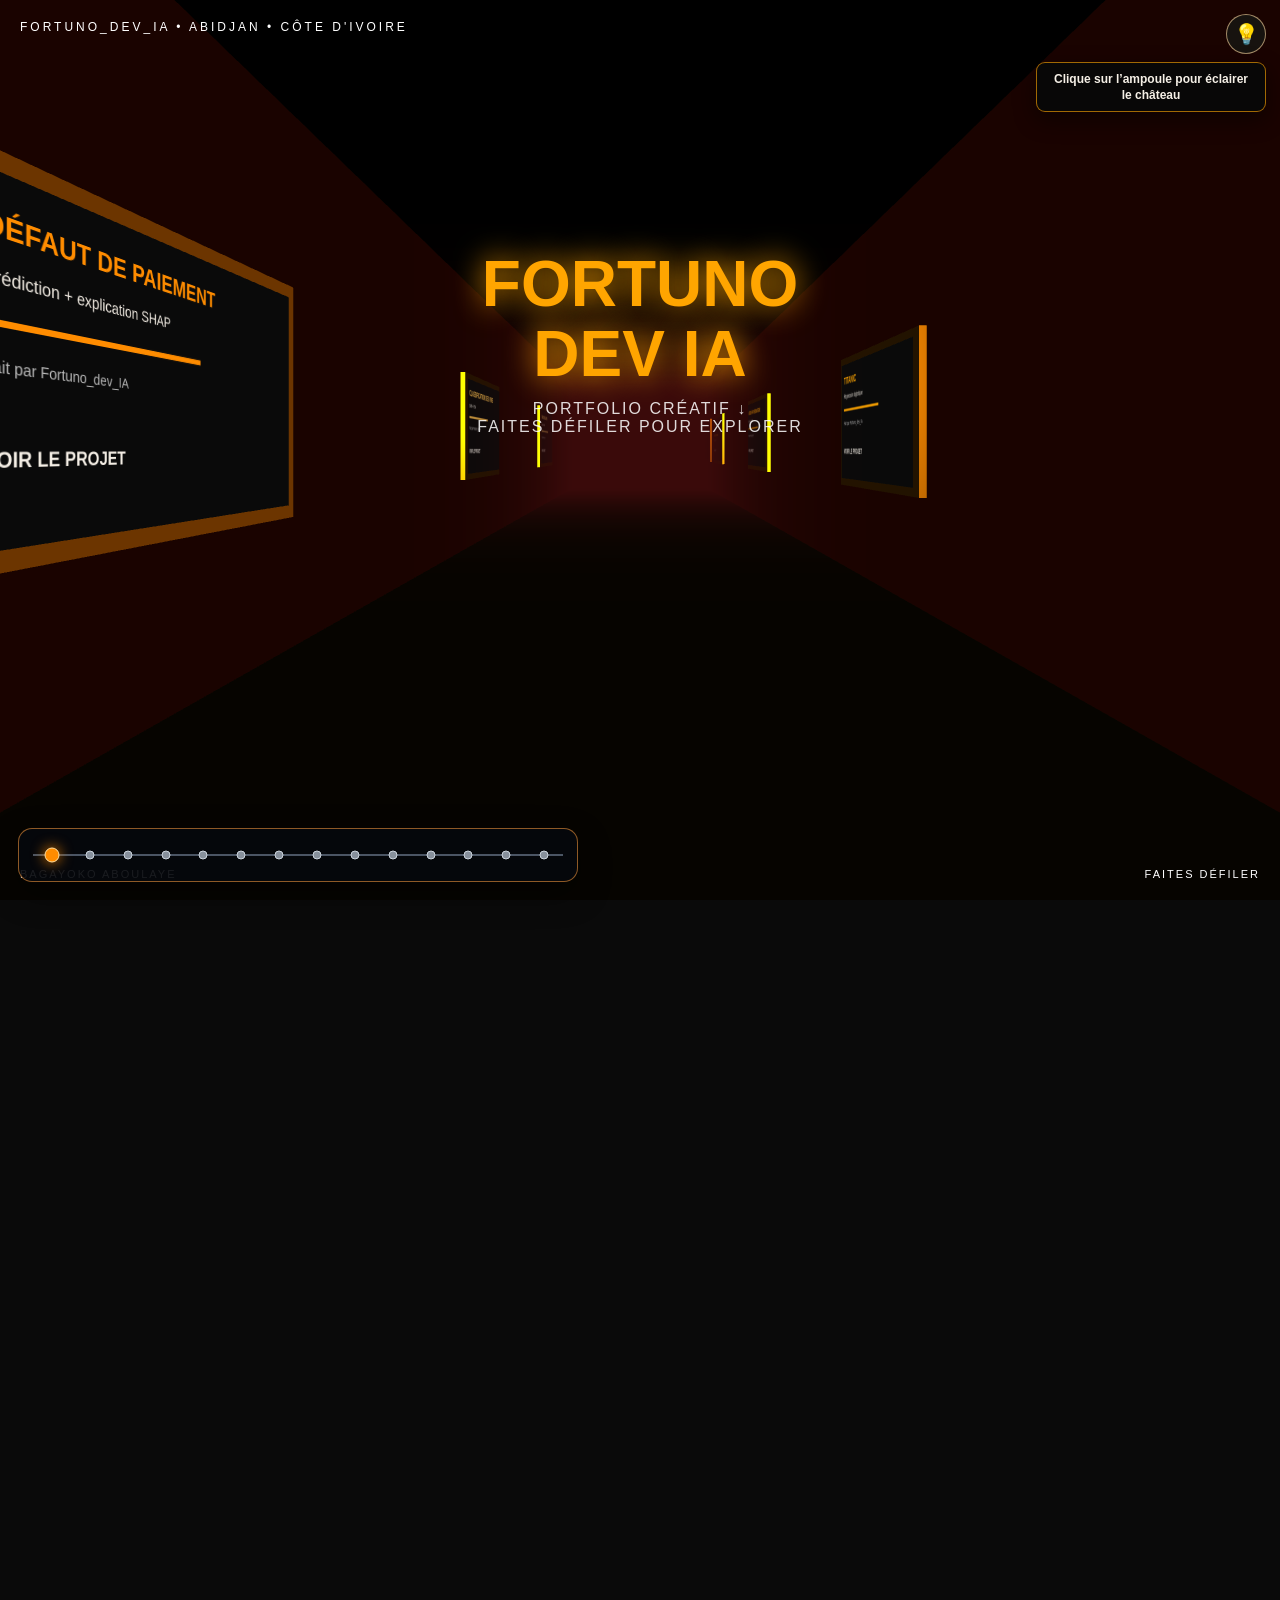
<file: index.html>
<!DOCTYPE html>
<html lang="fr">
<head>
<meta charset="UTF-8">
<meta name="viewport" content="width=device-width, initial-scale=1.0">
<title>FORTUNO_DEV_IA - Portfolio 3D</title>
<link rel="stylesheet" href="assets/css/chateau.css?v=10">
</head>
<body>
<div id="welcomeGuide"><span class="welcome-desktop">Bienvenue dans mon château. Clique sur l’ampoule pour éclairer le château, puis découvre mes projets.</span><span class="welcome-mobile">Clique sur 💡 pour éclairer le château. Fais défiler pour découvrir mes projets.</span></div>
<div id="lightFixture"><div class="wire"></div><button class="bulb" type="button" aria-label="Cliquer pour éclairer le château" aria-describedby="bulbHint" aria-pressed="false" title="Cliquer pour éclairer le château"></button><div class="bulbText" id="bulbHint" role="tooltip">Clique sur l’ampoule pour éclairer le château</div></div>
<div id="projectPlan" aria-label="Plan du château"></div>
<div id="projectHoverLabel">VOIR LE PROJET →</div>
<div id="dust" aria-hidden="true"></div>
<div id="mobileCastle" aria-label="Liste des projets"></div>
<div id="endWallOverlay" role="dialog" aria-label="Fin de la visite">
  <h2>MERCI DE TA VISITE</h2>
  <h3>FORTUNO DEV IA</h3>
  <p>Contact : presidentfortuno@gmail.com</p>
  <nav>
    <a href="mailto:presidentfortuno@gmail.com" target="_blank" rel="noopener"><svg class="social-icon" viewBox="0 0 24 24" aria-hidden="true"><path d="M2 4h20v16H2V4zm2 2v.5l8 5.5 8-5.5V6H4zm16 3.2-8 5.5-8-5.5V18h16v-8.8z"/></svg><span>M'ENVOYER UN EMAIL</span></a>
    <a href="https://www.linkedin.com/in/fortuno-dev-ia-0a419a246" target="_blank" rel="noopener"><svg class="social-icon" viewBox="0 0 24 24" aria-hidden="true"><path d="M20.45 20.45h-3.56v-5.57c0-1.33-.02-3.04-1.85-3.04-1.85 0-2.14 1.45-2.14 2.94v5.67H9.35V9h3.41v1.56h.05c.47-.9 1.64-1.85 3.37-1.85 3.6 0 4.27 2.37 4.27 5.46v6.28zM5.34 7.43a2.06 2.06 0 110-4.12 2.06 2.06 0 010 4.12zm1.78 13.02H3.56V9h3.56v11.45zM22.23 0H1.77C.79 0 0 .77 0 1.73v20.54C0 23.23.79 24 1.77 24h20.46c.98 0 1.77-.77 1.77-1.73V1.73C24 .77 23.21 0 22.23 0z"/></svg><span>MON LINKEDIN</span></a>
    <a href="https://www.tiktok.com/@presidentfortuno" target="_blank" rel="noopener"><svg class="social-icon" viewBox="0 0 24 24" aria-hidden="true"><path d="M16.6 2c.2 1.6 1.1 3 2.5 3.9.9.5 1.9.8 3 .8v4c-1.9.1-3.7-.5-5.2-1.5v6.4c0 3.6-2.9 6.4-6.4 6.4S4 18.9 4 15.6s2.9-6.4 6.4-6.4c.4 0 .8 0 1.2.1v4a3.9 3.9 0 00-1.2-.2 2.5 2.5 0 100 5 2.5 2.5 0 002.5-2.5V2h3.7z"/></svg><span>MON TIKTOK</span></a>
    <a href="https://www.facebook.com/share/1Q5naPUV8s/?mibextid=wwXIfr" target="_blank" rel="noopener"><svg class="social-icon" viewBox="0 0 24 24" aria-hidden="true"><path d="M24 12.07C24 5.41 18.63 0 12 0S0 5.41 0 12.07C0 18.09 4.39 23.08 10.13 24v-8.44H7.08v-3.49h3.05V9.37c0-3.04 1.79-4.72 4.53-4.72 1.31 0 2.68.24 2.68.24v2.98h-1.51c-1.49 0-1.96.93-1.96 1.89v2.31h3.33l-.53 3.49h-2.8V24C19.61 23.08 24 18.09 24 12.07z"/></svg><span>MON FACEBOOK</span></a>
  </nav>
  <button class="aboutCastle" type="button" onclick="aboutDetail()">👤 À PROPOS DE MOI</button>
  <button class="returnCastle" type="button">← RETOUR À L'ENTRÉE</button>
</div>
<div class="top">FORTUNO_DEV_IA • ABIDJAN • CÔTE D'IVOIRE</div>
<div class="title" id="intro"><h1>FORTUNO<br>DEV IA</h1><p>PORTFOLIO CRÉATIF ↓<br>FAITES DÉFILER POUR EXPLORER</p></div>
<div class="bottom"><span>BAGAYOKO ABOULAYE</span><span>FAITES DÉFILER</span></div>
<div class="card" id="card"><h2 id="cardTitle">Projet</h2><p id="cardText"></p><button id="cardButton" type="button">Voir le projet →</button></div>
<div class="project-detail" id="projectDetail"><button class="close-detail" type="button" aria-label="Fermer">×</button><div id="detailContent"></div></div>
<div class="scroll"></div>

<script src="assets/vendor/three.min.js"></script>
<script src="assets/vendor/gsap.min.js"></script>
<script src="assets/vendor/ScrollTrigger.min.js"></script>
<script src="assets/js/chateau.js?v=9"></script>
</body>
</html>
</file>
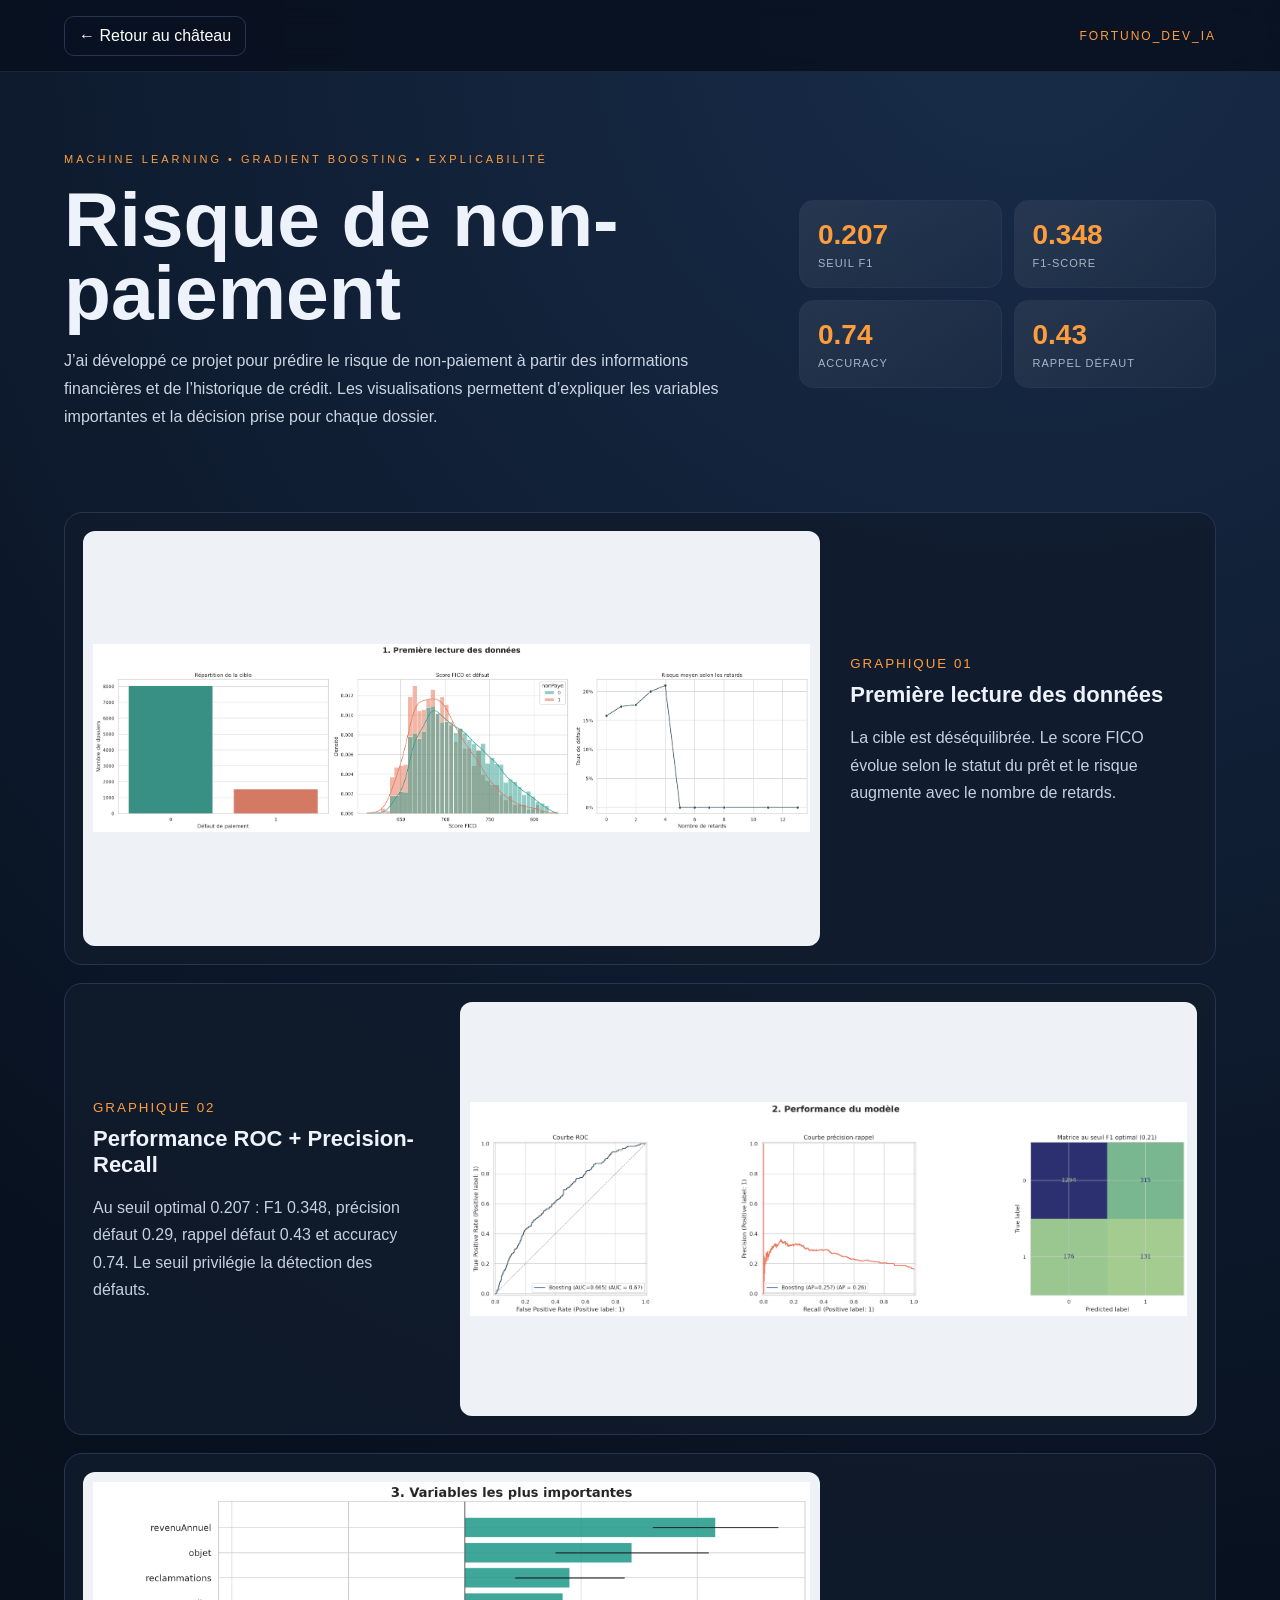
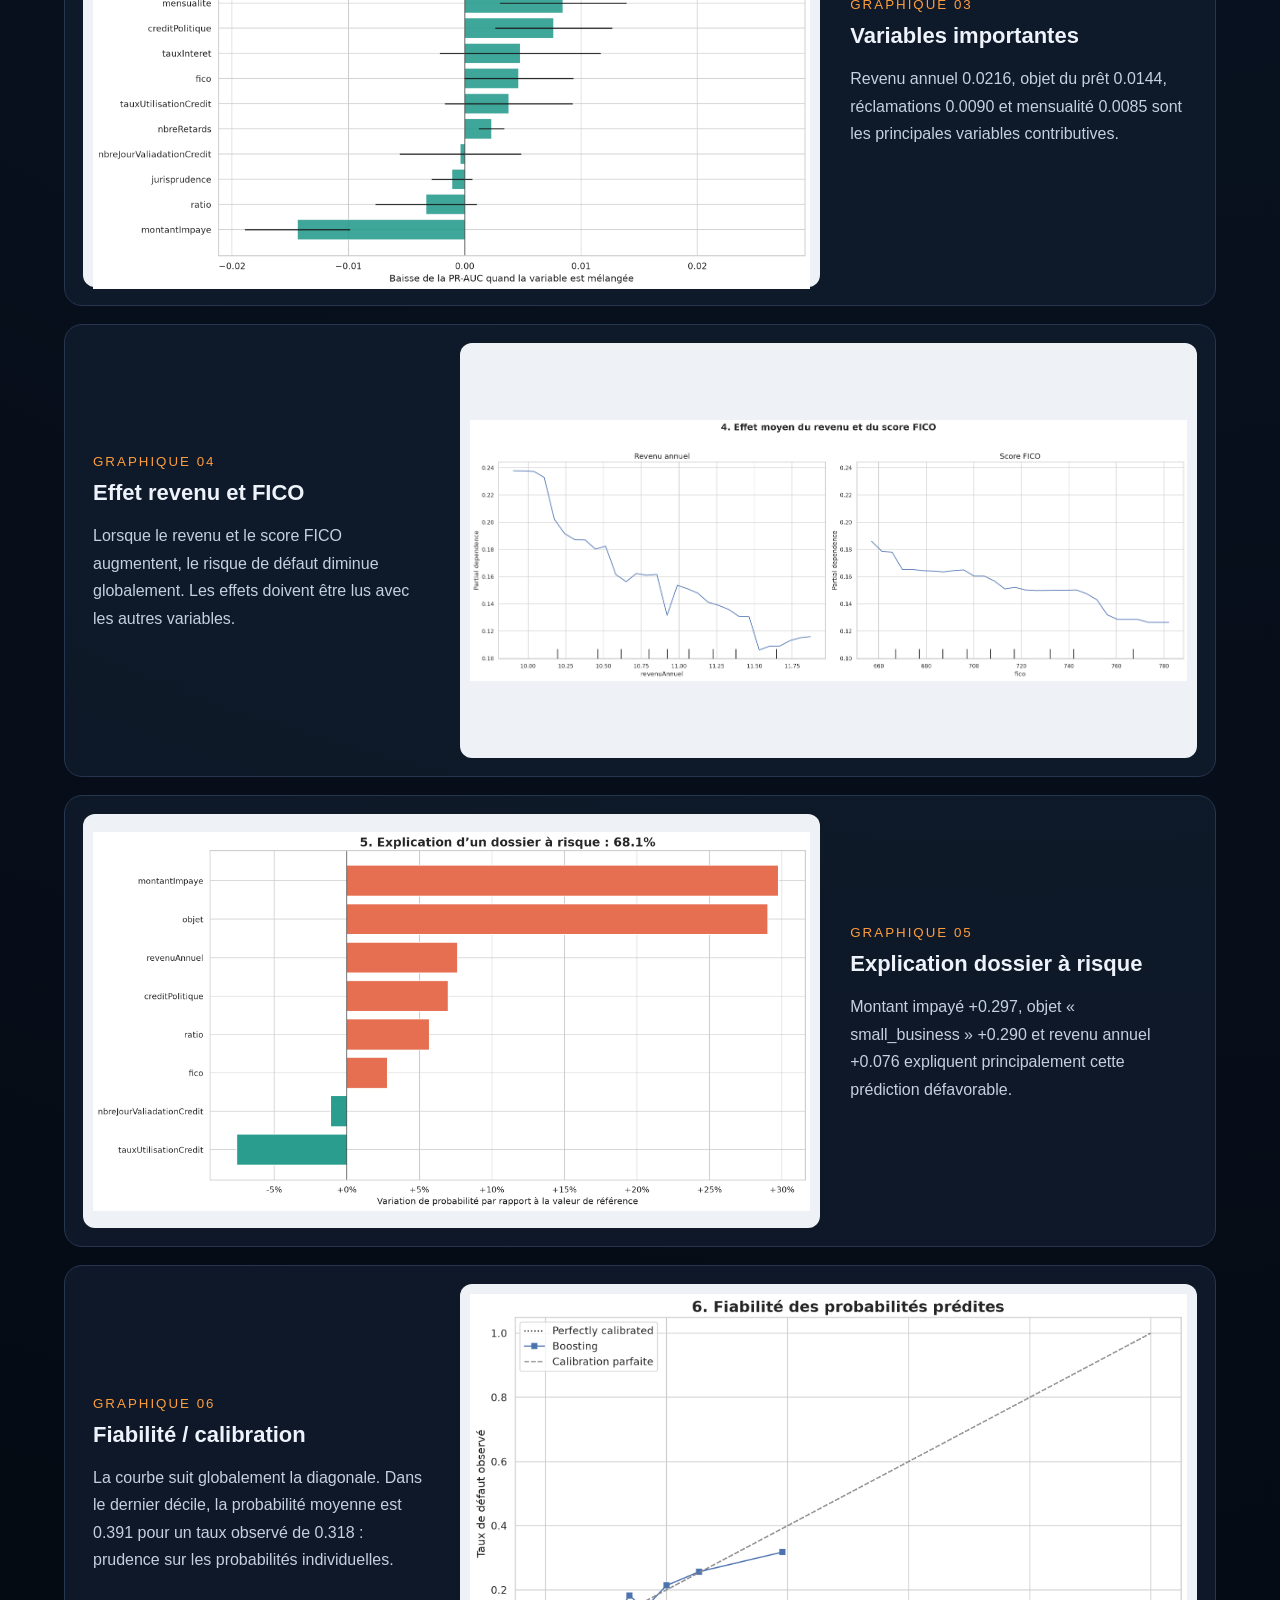
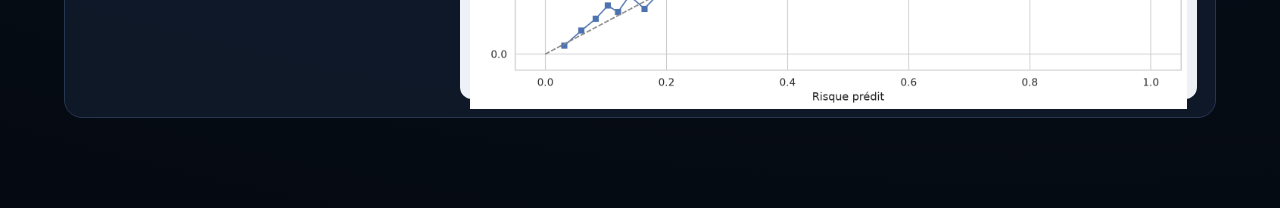
<file: projet.html>
<!DOCTYPE html>
<html lang="fr">
<head>
<meta charset="UTF-8"><meta name="viewport" content="width=device-width,initial-scale=1">
<title>Projet — Fortuno Dev IA</title>
<link rel="stylesheet" href="assets/css/projet.css">
</head>
<body>
<header class="topbar"><a class="back" href="indexe.html">← Retour au château</a><div class="brand">FORTUNO_DEV_IA</div></header>
<main>
<section class="hero"><div><p class="eyebrow" id="eyebrow"></p><h1 id="title"></h1><p class="summary" id="summary"></p></div><div class="metric-grid" id="metrics"></div></section>
<section class="content" id="content"></section>
</main>
<script src="assets/js/projet.js"></script>
</body>
</html>
</file>
<file: assets/css/chateau.css>
*{margin:0;padding:0;box-sizing:border-box}
  body{background:#0a0a0a;color:#fff;font-family:"Segoe UI",Arial,sans-serif;overflow-x:hidden}
  canvas{position:fixed;top:0;left:0;z-index:1}
  .top{position:fixed;top:20px;left:20px;z-index:10;font-size:12px;letter-spacing:3px}
  .title{position:fixed;z-index:10;top:38%;left:50%;transform:translate(-50%,-50%);text-align:center;pointer-events:none;width:90%}
  .title h1{font-size:clamp(30px,6vw,64px);line-height:1.1;color:#FFA500;text-shadow:0 0 30px #FFA500}
  .title p{margin-top:10px;letter-spacing:2px;opacity:.85}
  .bottom{position:fixed;bottom:20px;left:0;right:0;z-index:10;display:flex;justify-content:space-between;padding:0 20px;font-size:11px;letter-spacing:2px}
  .card{position:fixed;z-index:20;right:20px;bottom:70px;background:rgba(0,0,0,.92);border:1px solid #ff8c00;padding:16px;border-radius:12px;max-width:330px;display:none}
  .card h2{color:#ff8c00}
  .card p{font-size:13px;margin:8px 0;line-height:1.55}
  .card button{color:#fff;background:#ff8c00;border:0;padding:8px 12px;border-radius:8px;cursor:pointer;display:inline-block;font-weight:bold}
  .project-detail, .about-detail, .mobile-card{font-family:"Segoe UI",Arial,sans-serif;-webkit-font-smoothing:antialiased;text-rendering:optimizeLegibility}
  .about-story p,.about-hero .intro{max-width:52ch}
  .about-footer a{color:#FFA500;text-decoration:none}
  .mobile-socials{display:grid!important;grid-template-columns:repeat(2,minmax(0,1fr));gap:8px;margin-top:12px}.mobile-socials a{min-height:48px!important;padding:8px!important;text-align:center;justify-content:center}.mobile-end{border-color:rgba(255,215,0,.62)!important;background:linear-gradient(145deg,#120A08,#0A0A0A)!important}.mobile-end>div{padding:18px!important}.mobile-end h2{font-family:Georgia,"Times New Roman",serif!important;font-size:22px!important;text-align:center}.mobile-end .mobile-name{margin-bottom:4px;text-align:center;letter-spacing:1px}.mobile-end p{text-align:center}.mobile-end nav a{border-radius:9px!important}.mobile-end>div{border-top:3px solid rgba(255,215,0,.75)}.mobile-end button{width:100%;min-height:44px;margin-top:10px;border:0;background:transparent;color:#FFD700;text-decoration:underline;cursor:pointer}.mobile-name{color:#FFA500!important;font-weight:800!important}
  #endWallOverlay nav a{gap:7px}.social-icon{width:18px;height:18px;flex:0 0 18px;fill:currentColor;display:block}.social-icon+span{line-height:1.1}#endWallOverlay nav a:nth-child(2) .social-icon{fill:#0A66C2}#endWallOverlay nav a:nth-child(3) .social-icon{fill:#111111}#endWallOverlay nav a:nth-child(4) .social-icon{fill:#1877F2}.mobile-socials a:nth-child(2) .social-icon{fill:#0A66C2}.mobile-socials a:nth-child(3) .social-icon{fill:#111111}.mobile-socials a:nth-child(4) .social-icon{fill:#1877F2}@media(max-width:767px){#endWallOverlay .social-icon{width:16px;height:16px;flex-basis:16px}.mobile-socials a span{font-size:10px}}
  .project-detail{position:fixed!important;z-index:90!important;right:20px;top:70px;bottom:20px;width:min(560px,calc(100vw - 40px));display:none!important;overflow-y:auto!important;overflow-x:hidden;background:#0A0A0A;border:1px solid #FFD700;border-radius:16px;padding:24px;box-shadow:0 18px 50px rgba(0,0,0,.75)}
  .project-detail.open{display:block!important}
  .project-detail h2{color:#ff8c00;margin-right:40px}.project-detail .close-detail{position:absolute;right:14px;top:14px;width:34px;height:34px;border-radius:50%;border:1px solid #555;background:#151515;color:#fff;cursor:pointer;font-size:18px}
  .detail-grid{display:grid;grid-template-columns:1fr 1fr;gap:12px;margin-top:18px}.detail-grid article,.detail-video,.detail-demo{border:1px solid #333;border-radius:12px;padding:12px;background:#171717}.detail-grid img{width:100%;max-height:220px;object-fit:contain;border-radius:8px;background:#eee}.detail-grid h3{font-size:15px;color:#ffb34d;margin:8px 0}.detail-grid p{font-size:12px;line-height:1.55;color:#ddd}.detail-video video{width:100%;border-radius:10px;background:#000}.detail-info{display:grid;grid-template-columns:repeat(2,1fr);gap:10px;margin-top:12px}.detail-info strong{display:block;color:#ffb34d;font-size:18px}.detail-info span{font-size:11px;color:#aaa}.detail-demo pre{white-space:pre-wrap;background:#080808;border-radius:8px;padding:12px;font-size:12px;color:#ddd}.detail-demo table{width:100%;border-collapse:collapse;font-size:12px}.detail-demo th,.detail-demo td{border-bottom:1px solid #333;padding:8px;text-align:left}
  @media(max-width:700px){.project-detail{left:10px;right:10px;width:auto;top:50px}.detail-grid{grid-template-columns:1fr}}
  .about-detail{color:#F5EFE6;padding-top:2px}.about-detail .about-hero{position:relative;grid-template-columns:112px 1fr;gap:16px;padding-bottom:20px}.about-detail .about-hero img{width:112px;height:112px}.about-eyebrow{display:block;color:#FFD700;font-size:9px;font-weight:900;text-transform:uppercase;letter-spacing:2.5px;margin-bottom:5px}.about-detail .identity{font-size:12px}.about-detail .intro{font-size:12px;line-height:1.55;max-width:34ch}.about-proof{display:grid;grid-template-columns:repeat(3,minmax(0,1fr));gap:7px;margin-top:14px}.about-proof article{min-height:66px;border:1px solid rgba(255,215,0,.18);border-radius:10px;background:#101010;padding:9px 8px;text-align:center}.about-proof strong{display:block;color:#FFA500;font-size:12px;margin-bottom:6px}.about-proof span{display:block;font-size:9px;line-height:1.35;color:rgba(245,239,230,.7)}.section-heading{display:flex;align-items:center;gap:9px;margin-bottom:10px}.section-heading span{color:#FFA500;font-family:Georgia,"Times New Roman",serif;font-size:11px}.section-heading h3{margin:0!important;font-size:12px!important}.about-detail .about-story article{padding:8px 0 8px 12px;margin-bottom:10px;background:linear-gradient(90deg,rgba(255,165,0,.025),transparent)}.about-detail .about-story article strong{font-size:12px}.about-detail .about-story p{font-size:12px;line-height:1.65}.about-detail .about-gallery-grid{height:auto;grid-template-columns:1.25fr .75fr;grid-template-rows:150px 150px;gap:7px}.about-detail .about-gallery-grid img{transition:transform .25s ease,filter .25s ease}.about-detail .about-gallery-grid img:hover{transform:scale(.985);filter:brightness(1.08)}.about-certificate a{position:relative}.about-certificate a>span{position:absolute;right:10px;bottom:10px;padding:7px 9px;border-radius:7px;background:#0A0A0A;color:#FFD700;font-size:10px;border:1px solid rgba(255,215,0,.28)}.about-detail .about-footer{display:flex;align-items:center;justify-content:space-between;text-align:left}.about-detail .about-footer div{display:flex;flex-direction:column;gap:3px}.about-detail .about-footer strong{font-size:11px}.about-detail .about-footer span{font-size:10px;color:rgba(245,239,230,.65)}.about-detail .about-footer a{min-height:38px;padding:0 12px;border-radius:8px;border:1px solid rgba(255,215,0,.42);display:flex;align-items:center;font-size:11px;font-weight:800}
    .about-detail{color:#F5EFE6}.about-hero{display:grid;grid-template-columns:120px 1fr;gap:18px;align-items:center;padding-bottom:18px;border-bottom:1px solid rgba(255,215,0,.25)}.about-hero img{width:120px;height:120px;border-radius:50%;object-fit:cover;border:2px solid #FFD700;background:#0A0A0A}.about-hero h2{font-size:24px!important;margin:0!important}.about-hero .identity{color:#FFA500;font-weight:800;margin-top:4px}.about-hero .intro{font-size:13px;line-height:1.55;margin-top:8px}.about-story{margin-top:18px}.about-story h3,.about-skills h3,.about-gallery h3,.about-certificate h3{font-size:14px;color:#FFD700;text-transform:uppercase;letter-spacing:1px;margin-bottom:10px}.about-story article{border-left:2px solid #FFA500;padding:7px 0 7px 14px;margin-bottom:12px}.about-story article strong{display:block;color:#FFA500;font-size:13px;margin-bottom:5px}.about-story p{font-size:12px;line-height:1.62;color:#F5EFE6}.about-skills{margin-top:16px}.skill-list{display:flex;flex-wrap:wrap;gap:7px}.skill-list span{border:1px solid rgba(255,215,0,.42);background:#111;color:#F5EFE6;border-radius:999px;padding:7px 10px;font-size:11px}.about-gallery{margin-top:18px}.about-gallery-grid{display:grid;grid-template-columns:1.25fr .75fr;grid-template-rows:repeat(2,130px);gap:8px}.about-gallery-grid img{width:100%;height:100%;object-fit:cover;border-radius:9px;border:1px solid rgba(255,215,0,.4)}.about-gallery-grid img:first-child{grid-row:1/3}.about-certificate{margin-top:18px}.about-certificate a{display:block;border:1px solid rgba(255,215,0,.42);border-radius:10px;padding:8px;background:#111}.about-certificate img{width:100%;max-height:260px;object-fit:contain;border-radius:6px;background:#0A0A0A}.about-footer{margin-top:18px;padding-top:14px;border-top:1px solid rgba(255,215,0,.25);text-align:center}.about-footer strong{color:#FFA500}
  .about{display:none;position:relative;z-index:30;background:#0a0a0a;padding:60px 20px;max-width:900px;margin:0 auto}
  .about img{width:100%;border-radius:16px;border:1px solid #ff8c00;margin:20px 0}
  .about h2{font-size:28px;color:#ff8c00;margin:20px 0 10px}
  .about p{line-height:1.7;opacity:.9;margin-bottom:14px}
  .badge{display:inline-block;background:#1a1a1a;border:1px solid #333;padding:6px 10px;border-radius:20px;font-size:12px;margin:4px}
  .scroll{height:600vh}

  /* Ambiance château interactive */
  #welcomeGuide{position:fixed;z-index:80;top:18px;left:50%;transform:translateX(-50%) translateY(-130px);width:min(620px,calc(100% - 32px));padding:14px 18px;border:1px solid #ff9d3d;border-radius:12px;background:rgba(8,8,8,.94);box-shadow:0 12px 36px rgba(0,0,0,.55);text-align:center;font-size:13px;line-height:1.45;transition:transform .45s ease,opacity .45s ease}.welcome-mobile{display:none}.welcome-desktop{display:inline}.welcome-show{transform:translateX(-50%) translateY(0)!important}
  #lightFixture{position:fixed;z-index:70;top:14px;right:14px;width:40px;height:40px;display:flex;align-items:center;justify-content:center;pointer-events:auto}#lightFixture .wire,.bulbText{display:none}.bulb{position:relative;width:40px;height:40px;border-radius:50%;border:1px solid rgba(255,217,160,.6);background:#17130f;color:#ffd9a0;font-size:20px;line-height:38px;cursor:pointer;transition:background-color .5s,border-color .5s,color .5s}.bulb:before{content:"💡"}.bulbText{display:none}.light-on .bulb{background:#2a1a1a;border-color:#ffa500;color:#ffa500}.bulb,.light-on .bulb{box-shadow:none}body.chateau-lit .title h1{text-shadow:0 0 18px #FFA500,0 0 38px rgba(255,165,0,.85);transition:text-shadow .5s ease}body .title h1{transition:text-shadow .5s ease}body canvas{transition:filter .5s ease}
  #projectPlan{position:fixed;z-index:72;left:18px;bottom:18px;width:min(560px,calc(100vw - 36px));height:54px;padding:10px 14px;border:1px solid rgba(255,157,61,.55);border-radius:14px;background:rgba(6,8,12,.92);display:flex;align-items:center;gap:0;box-shadow:0 12px 32px rgba(0,0,0,.45)}#projectPlan:before{content:"";position:absolute;left:14px;right:14px;height:2px;background:#4b5564}.plan-dot{position:relative;z-index:2;width:22px;flex:1;height:22px;border:0;background:transparent;padding:0;cursor:pointer}.plan-dot:after{content:"";position:absolute;width:7px;height:7px;border-radius:50%;left:50%;top:50%;transform:translate(-50%,-50%);background:#87909c;border:1px solid #cbd3dc;transition:.25s}.plan-dot.active:after{width:13px;height:13px;background:#ff8c00;border-color:#ffe0a2;box-shadow:0 0 14px rgba(255,140,0,.9)}.plan-dot:hover:after{background:#ffc45e}.plan-dot span{position:absolute;left:50%;bottom:30px;transform:translateX(-50%);opacity:0;pointer-events:none;background:#111;border:1px solid #ff8c00;color:#fff;padding:7px 9px;border-radius:7px;font-size:11px;width:max-content;max-width:180px;transition:.2s}.plan-dot:hover span{opacity:1}
  #projectHoverLabel{position:fixed;z-index:75;display:none;padding:8px 12px;border-radius:8px;border:1px solid #ff8c00;background:#111;color:#fff;font-size:12px;font-weight:bold;pointer-events:none;box-shadow:0 8px 20px rgba(0,0,0,.55)}#projectHoverLabel.show{display:block}.tableau-hover{cursor:crosshair!important}
  #dust{display:none;position:fixed;z-index:45;left:0;top:0;width:100%;height:100%;pointer-events:none;overflow:hidden}#dust i{position:absolute;width:3px;height:3px;border-radius:50%;background:#ffd979;opacity:.42;animation:dustFloat var(--dur) linear infinite}@keyframes dustFloat{0%{transform:translate3d(0,80vh,0);opacity:0}15%{opacity:.55}100%{transform:translate3d(var(--dx),-10vh,0);opacity:0}}
  #mobileCastle{display:none}
  #endWallOverlay{position:fixed;z-index:68;left:50%;top:50%;width:min(520px,calc(100% - 40px));min-height:0;transform:translate(-50%,-50%);padding:28px;border:1px solid rgba(255,215,0,.82);border-radius:18px;background:rgba(20,8,8,.97);color:#F5EFE6;text-align:center;opacity:0;pointer-events:none;transition:opacity .55s ease,transform .55s ease;box-shadow:0 26px 70px rgba(0,0,0,.62),inset 0 1px rgba(255,215,0,.12);backdrop-filter:blur(10px)}#endWallOverlay.show{opacity:1;pointer-events:auto;transform:translate(-50%,-50%) scale(1)}#endWallOverlay:before{content:"FIN DE LA VISITE";display:block;width:max-content;margin:0 auto 10px;padding-bottom:7px;border-bottom:1px solid rgba(255,215,0,.4);color:#FFD700;font-size:10px;font-weight:800;letter-spacing:3px}#endWallOverlay h2{font-family:Georgia,"Times New Roman",serif;font-size:26px;line-height:1.1;color:#F5EFE6;font-weight:700;letter-spacing:.5px;margin:0 0 7px}#endWallOverlay h3{font-size:15px;color:#FFD700;margin-bottom:5px;font-weight:800;letter-spacing:1.5px}#endWallOverlay p{font-size:12px;color:rgba(245,239,230,.78);margin-bottom:18px;letter-spacing:.15px}#endWallOverlay nav{display:grid;grid-template-columns:repeat(2,minmax(0,1fr));gap:9px}#endWallOverlay nav a{min-height:54px;padding:10px 12px;border-radius:9px;background:#E67E00;color:#111;text-decoration:none;font-weight:850;font-size:11px;letter-spacing:.15px;display:flex;align-items:center;justify-content:center;border:1px solid rgba(255,215,0,.24);box-shadow:0 8px 18px rgba(0,0,0,.22);transition:transform .22s ease,filter .22s ease,box-shadow .22s ease}#endWallOverlay nav a:hover{transform:translateY(-2px);filter:brightness(1.08);box-shadow:0 10px 22px rgba(0,0,0,.34)}#endWallOverlay .aboutCastle{margin-top:12px;width:100%;min-height:44px;border:1px solid rgba(255,215,0,.48);border-radius:9px;background:rgba(255,215,0,.04);color:#FFD700;font-size:12px;font-weight:800;cursor:pointer;transition:background .22s ease,border-color .22s ease}#endWallOverlay .aboutCastle:hover{background:rgba(255,215,0,.09);border-color:#FFD700}#endWallOverlay .returnCastle{margin-top:7px;border:0;background:transparent;color:rgba(245,239,230,.72);text-decoration:none;font-size:11px;cursor:pointer;padding:7px 8px}#endWallOverlay .returnCastle:hover{color:#FFD700}@media(max-width:767px){#endWallOverlay{width:calc(100% - 24px);max-height:calc(100% - 24px);overflow-y:auto;padding:18px 14px;border-radius:14px}#endWallOverlay:before{margin-bottom:7px}#endWallOverlay h2{font-size:20px}#endWallOverlay nav{gap:7px}#endWallOverlay nav a{min-height:48px;font-size:10px;padding:8px}}
  @media(max-width:767px){
    .about{display:none!important}
    body{overflow-y:auto!important;background:#090909!important}
    .welcome-mobile{display:inline!important}.welcome-desktop{display:none!important}#welcomeGuide{top:10px;left:12px;width:calc(100% - 64px);transform:translateY(-160px);font-size:11px;line-height:1.35;padding:8px 10px;border-radius:10px}.welcome-show{transform:translateY(0)!important}
    #lightFixture{top:10px;right:10px;width:40px;height:40px}#projectPlan,#dust{display:none!important}
    #mobileCastle{display:none!important}
    .mobile-card{border:1px solid rgba(255,215,0,.55);border-radius:16px;overflow:hidden;background:#101010;box-shadow:0 12px 28px rgba(0,0,0,.28)}
    .mobile-card img{width:100%;height:min(55vw,260px);object-fit:cover;object-position:center;background:#222}
    .mobile-project-cover{position:relative!important;height:min(55vw,260px);padding:22px!important;display:flex;flex-direction:column;justify-content:flex-end;background:linear-gradient(145deg,#17100d,#090909)!important;border-bottom:1px solid rgba(255,215,0,.38);overflow:hidden}.mobile-project-cover:before{content:"";position:absolute;width:180px;height:180px;right:-65px;top:-80px;border-radius:50%;border:28px solid rgba(255,165,0,.09)}.mobile-project-cover span{position:absolute;top:18px;left:18px;color:#FFD700;font-size:11px;font-weight:800;letter-spacing:2px}.mobile-project-cover strong{position:relative;color:#FFA500!important;font-size:19px!important;line-height:1.2;max-width:90%}.mobile-project-cover em{position:relative;color:#F5EFE6;font-size:12px;font-style:normal;margin-top:7px;opacity:.72}
    .mobile-card div{padding:15px}.mobile-card h2{color:#FFA500;font-size:19px;line-height:1.25;margin-bottom:7px}.mobile-card p{font-size:13px;color:#F5EFE6;line-height:1.55;margin-bottom:14px}.mobile-card a{display:inline-flex;min-height:44px;align-items:center;color:#111;background:#FFA500;text-decoration:none;padding:11px 14px;border-radius:8px;font-weight:800;font-size:13px}
    .project-detail{left:10px!important;right:10px!important;top:64px!important;bottom:10px!important;width:auto!important;border-radius:14px!important;padding:16px!important}.close-detail{position:fixed!important;z-index:91!important}
    .about-hero{grid-template-columns:84px 1fr!important;gap:12px!important}.about-hero img{width:84px!important;height:84px!important}.about-hero h2{font-size:20px!important}.about-hero .intro{font-size:12px!important}.about-gallery-grid{grid-template-columns:1fr 1fr!important;grid-template-rows:220px 150px!important}.about-gallery-grid img:first-child{grid-column:1/3;grid-row:auto!important}.about-certificate img{max-height:none!important}.about-story p{font-size:13px!important;line-height:1.65!important}.detail-info{grid-template-columns:1fr!important}
  }
  @media(max-width:480px){
    .mobile-socials{grid-template-columns:1fr!important}
    .mobile-card img,.mobile-project-cover{height:210px}
  
    .about-hero{grid-template-columns:72px 1fr!important}.about-hero img{width:72px!important;height:72px!important}
  }
  @media(max-width:767px){
    canvas{display:block!important;touch-action:pan-y}
    .top{top:10px;left:10px;font-size:8px;letter-spacing:1px}
    .title{top:24%;width:94%}
    .title h1{font-size:clamp(32px,9vw,42px)}
    .title p{font-size:9px;line-height:1.5;letter-spacing:1px}
    .bottom{padding:0 10px;bottom:12px;font-size:8px;letter-spacing:1px}
    .card{left:10px;right:10px;bottom:54px;width:auto;max-width:none;padding:12px 14px;text-align:center;background:rgba(5,5,5,.96);border-color:rgba(255,165,0,.8)}
    .card h2{font-size:17px;line-height:1.25}
    .card p{font-size:14px;line-height:1.5;margin:6px 0;color:#fff}
    .card button{font-size:12px;padding:8px 11px;margin-top:3px}
    .scroll{display:block!important;height:600vh}
    #endWallOverlay{display:block!important;width:calc(100% - 24px);max-height:calc(100% - 24px);overflow-y:auto;padding:18px 14px;border-radius:14px}
    #endWallOverlay:before{margin-bottom:7px}
    #endWallOverlay h2{font-size:20px}
    #endWallOverlay nav{gap:7px}
    #endWallOverlay nav a{min-height:48px;font-size:10px;padding:8px}
  }
  @media(min-width:768px) and (max-width:1024px){
    #projectPlan{width:min(520px,calc(100vw - 36px))}
    .project-detail{width:min(620px,calc(100vw - 40px));right:20px}
    .about-hero{grid-template-columns:110px 1fr}.about-hero img{width:110px;height:110px}
    #welcomeGuide{width:min(560px,calc(100% - 32px))}
  }

  #lightFixture{width:40px;height:40px;overflow:visible}
  #lightFixture .bulbText{display:block!important;position:absolute;top:48px;right:0;width:max-content;max-width:min(230px,70vw);padding:8px 11px;border:1px solid rgba(255,165,0,.62);border-radius:9px;background:rgba(8,8,8,.95);box-shadow:0 8px 22px rgba(0,0,0,.48);color:#F5EFE6;font:700 12px/1.35 "Segoe UI",Arial,sans-serif;text-align:center;white-space:normal}
  @media(max-width:767px){#lightFixture .bulbText{top:58px;max-width:min(210px,68vw);font-size:11px}}

  /* Typographie À propos alignée sur les descriptions des projets */
  .project-detail:has(.about-detail){background:linear-gradient(145deg,#11100f,#090909);border-color:rgba(255,215,0,.72)}
  .about-detail{font-family:"Segoe UI",Arial,sans-serif!important;-webkit-font-smoothing:antialiased;text-rendering:optimizeLegibility}.about-detail .about-hero{grid-template-columns:118px 1fr!important;gap:18px;padding:4px 0 22px}.about-detail .about-hero img{width:118px!important;height:118px!important;border-radius:18px!important;border-color:#FFD700!important;box-shadow:0 12px 28px rgba(0,0,0,.38)}.about-detail .about-hero>div{font-family:"Segoe UI",Arial,sans-serif}.about-detail .about-eyebrow{font-family:"Segoe UI",Arial,sans-serif;font-size:10px!important;font-weight:800;letter-spacing:2px}.about-detail .about-hero h2{font-family:"Segoe UI",Arial,sans-serif;font-size:27px!important;line-height:1.12;color:#ff8c00!important;font-weight:800;letter-spacing:.2px}.about-detail .identity{font-family:"Segoe UI",Arial,sans-serif;color:#FFA500!important;font-size:14px!important;font-weight:800;letter-spacing:1.5px;margin-top:7px}.about-detail .intro{font-family:"Segoe UI",Arial,sans-serif;font-size:14px!important;line-height:1.65!important;max-width:38ch!important;color:#ddd;margin-top:8px}.about-proof{gap:9px;margin-top:16px}.about-proof article{min-height:76px;border-radius:12px;background:linear-gradient(145deg,#151515,#0e0e0e);padding:12px 8px;box-shadow:inset 0 1px rgba(255,255,255,.025)}.about-proof strong{font-family:"Segoe UI",Arial,sans-serif;font-size:15px!important;font-weight:800;margin-bottom:7px;color:#ffb34d!important}.about-proof span{font-family:"Segoe UI",Arial,sans-serif;font-size:11px!important;line-height:1.45!important;color:#aaa!important}.section-heading{gap:12px;margin:20px 0 11px;padding-bottom:8px;border-bottom:1px solid rgba(255,215,0,.16)}.section-heading span{font-family:"Segoe UI",Arial,sans-serif;font-size:12px!important;font-weight:800}.section-heading h3{font-family:"Segoe UI",Arial,sans-serif;font-size:16px!important;font-weight:800;color:#ffb34d!important;letter-spacing:.4px!important;text-transform:none}.about-detail .about-story article{border-left-width:3px;border-left-color:#FFA500;padding:10px 12px!important;margin-bottom:9px;border-radius:0 9px 9px 0;background:linear-gradient(90deg,rgba(255,165,0,.06),rgba(255,255,255,.015),transparent)}.about-detail .about-story article strong{font-family:"Segoe UI",Arial,sans-serif;font-size:15px!important;font-weight:800;margin-bottom:6px!important;letter-spacing:.1px;color:#ffb34d!important}.about-detail .about-story p{font-family:"Segoe UI",Arial,sans-serif;font-size:14px!important;line-height:1.72!important;color:#ddd!important}.skill-list{gap:8px}.skill-list span{min-height:34px;display:inline-flex;align-items:center;font-family:"Segoe UI",Arial,sans-serif;font-size:13px!important;font-weight:700;padding:7px 11px!important;border-color:rgba(255,215,0,.32)!important;background:#151515;color:#ddd!important}.about-detail .about-gallery-grid{grid-template-rows:155px 155px!important;border-radius:12px}.about-detail .about-gallery-grid img{border-radius:10px}.about-certificate a{border-radius:12px;background:#101010}.about-certificate img{max-height:300px!important}.about-certificate a>span{font-family:"Segoe UI",Arial,sans-serif;font-size:11px!important}.about-detail .about-footer{border-top:1px solid rgba(255,215,0,.22);margin-top:22px;padding-top:16px}.about-detail .about-footer strong{font-family:"Segoe UI",Arial,sans-serif;font-size:13px!important;font-weight:800;color:#ff8c00!important}.about-detail .about-footer span{font-family:"Segoe UI",Arial,sans-serif;font-size:11px!important;color:#aaa!important}.about-detail .about-footer a{font-family:"Segoe UI",Arial,sans-serif;font-size:12px!important;font-weight:800;min-height:42px!important;padding:0 14px!important;background:rgba(255,215,0,.05)}

  @media(max-width:767px){
    .project-detail:has(.about-detail){padding:16px 14px!important}.about-detail .about-hero{grid-template-columns:88px 1fr!important;gap:12px!important;padding-bottom:17px}.about-detail .about-hero img{width:88px!important;height:88px!important;border-radius:14px!important}.about-detail .about-hero h2{font-size:21px!important}.about-detail .identity{font-size:12px!important;letter-spacing:1.3px!important}.about-detail .intro{font-size:13px!important;line-height:1.55!important}.about-proof{gap:6px}.about-proof article{min-height:68px;padding:10px 5px}.about-proof strong{font-size:13px!important}.about-proof span{font-size:10px!important}.section-heading{margin-top:16px}.section-heading h3{font-size:14px!important}.about-detail .about-story article strong{font-size:14px!important}.about-detail .about-story p{font-size:13px!important;line-height:1.68!important}.skill-list span{font-size:12px!important;min-height:32px}.about-detail .about-gallery-grid{grid-template-columns:1fr 1fr!important;grid-template-rows:210px 145px!important}.about-detail .about-gallery-grid img:first-child{grid-column:1/3;grid-row:auto!important}.about-detail .about-footer{gap:8px}.about-detail .about-footer a{min-height:44px!important;font-size:11px!important}
  }

  @media(max-width:480px){
    .about-detail .about-hero{grid-template-columns:78px 1fr!important}.about-detail .about-hero img{width:78px!important;height:78px!important}.about-detail .about-hero h2{font-size:19px!important}.about-detail .intro{font-size:12px!important}.about-proof strong{font-size:12px!important}.about-proof span{font-size:9px!important}
  }
</file>
<file: assets/css/projet.css>
:root{--accent:#ff9d3d;--bg:#08111f;--panel:#101b2d;--line:#263650;--text:#eef3fb;--muted:#a9b5c7}*{box-sizing:border-box}body{margin:0;background:radial-gradient(circle at 80% 0,#182c49 0,#08111f 45%,#050a12 100%);color:var(--text);font-family:Arial,sans-serif}.topbar{height:72px;padding:0 5%;display:flex;align-items:center;justify-content:space-between;border-bottom:1px solid rgba(255,255,255,.08);position:sticky;top:0;z-index:20;background:rgba(8,17,31,.88);backdrop-filter:blur(12px)}.back{color:#fff;text-decoration:none;border:1px solid var(--line);padding:10px 14px;border-radius:10px}.brand{font-size:12px;letter-spacing:2px;color:var(--accent)}main{max-width:1380px;margin:auto}.hero{min-height:300px;padding:70px 5% 45px;display:grid;grid-template-columns:1.25fr .75fr;gap:40px;align-items:center}.eyebrow{color:var(--accent);letter-spacing:3px;font-size:11px;text-transform:uppercase}.hero h1{font-size:clamp(42px,6vw,78px);line-height:.95;margin:18px 0}.summary{line-height:1.75;color:#cbd5e3;max-width:750px}.metric-grid{display:grid;grid-template-columns:repeat(2,1fr);gap:12px}.metric{border:1px solid var(--line);border-radius:14px;padding:18px;background:linear-gradient(135deg,rgba(255,255,255,.07),rgba(255,255,255,.025))}.metric strong{display:block;font-size:28px;color:var(--accent)}.metric span{display:block;color:var(--muted);font-size:11px;margin-top:6px;text-transform:uppercase;letter-spacing:1px}.content{padding:20px 5% 90px}.analysis-grid{display:grid;gap:18px}.analysis-case{display:grid;grid-template-columns:minmax(0,1.55fr) minmax(260px,.75fr);gap:20px;border:1px solid var(--line);border-radius:18px;padding:18px;background:rgba(16,27,45,.82);align-items:center}.analysis-case:nth-child(even){grid-template-columns:minmax(260px,.75fr) minmax(0,1.55fr)}.analysis-case:nth-child(even) .graph-wrap{order:2}.graph-wrap{height:360px;border-radius:12px;background:#eef2f7;display:grid;place-items:center;padding:10px}.graph-wrap img{width:100%;height:100%;object-fit:contain}.analysis-copy{padding:10px}.analysis-copy small{color:var(--accent);letter-spacing:2px}.analysis-copy h2{font-size:22px;margin:10px 0}.analysis-copy p{line-height:1.72;color:#c6d0df}.video-grid{display:grid;grid-template-columns:minmax(0,1.5fr) minmax(280px,.5fr);gap:18px}.video-grid video{width:100%;max-height:620px;border-radius:18px;background:#000;border:1px solid var(--line)}.info-stack{display:grid;gap:12px}.info-case{border:1px solid var(--line);border-radius:14px;padding:20px;background:var(--panel)}.info-case h3{color:var(--accent);margin-top:0}.info-case p,.info-case li{line-height:1.65;color:#c6d0df;font-size:14px}.sql-grid{display:grid;grid-template-columns:repeat(2,1fr);gap:14px}.sql-card{border:1px solid var(--line);border-radius:14px;padding:18px;background:var(--panel)}pre{overflow:auto;background:#050912;border-radius:10px;padding:16px;color:#bde0ff;line-height:1.55}table{width:100%;border-collapse:collapse;font-size:13px}th,td{text-align:left;border-bottom:1px solid var(--line);padding:10px}.demo{max-width:850px;margin:auto;border:1px solid var(--line);border-radius:18px;background:#fff;color:#172033;overflow:hidden}.demo-bar{padding:16px;background:#172033;color:#fff}.demo-body{display:grid;grid-template-columns:220px 1fr}.demo-side{padding:18px;background:#eef2f8}.demo-side div{padding:12px;margin:8px 0;background:#fff;border-left:4px solid var(--accent)}.question{padding:30px}.answer{border:1px solid #d8deea;border-radius:9px;padding:12px;margin:10px 0}.answer.good{border-color:#38a169;background:#eefaf4}.wide-image{width:100%;border-radius:14px;border:1px solid var(--line)}@media(max-width:850px){.hero,.analysis-case,.analysis-case:nth-child(even),.video-grid{grid-template-columns:1fr}.analysis-case:nth-child(even) .graph-wrap{order:0}.sql-grid,.demo-body{grid-template-columns:1fr}.graph-wrap{height:280px}.metric-grid{margin-top:20px}}
/* Démonstration vidéo du planificateur IA */
.demo-video{display:grid;grid-template-columns:minmax(220px,.55fr) minmax(0,1.45fr);gap:18px;margin:0 0 18px;padding:18px;border:1px solid var(--line);border-radius:18px;background:rgba(16,27,45,.82);align-items:center}.demo-video small{color:var(--accent);letter-spacing:2px}.demo-video h2{margin:10px 0}.demo-video p{line-height:1.7;color:#c6d0df}.demo-video video{width:100%;max-height:520px;border-radius:12px;background:#000;border:1px solid var(--line)}@media(max-width:850px){.demo-video{grid-template-columns:1fr}}
/* Cartes cartographiques du Tour de France : aucune partie coupée */
.tour-france-dashboard{width:100%}.tour-france-dashboard .analysis-case{grid-template-columns:minmax(0,1.65fr) minmax(280px,.65fr);min-height:0;align-items:center}.tour-france-dashboard .analysis-case:nth-child(even){grid-template-columns:minmax(280px,.65fr) minmax(0,1.65fr)}.tour-france-dashboard .graph-wrap{width:100%;height:auto;min-height:0;aspect-ratio:auto;padding:14px}.tour-france-dashboard .graph-wrap img{width:auto;height:auto;max-width:100%;max-height:70vh;display:block;object-fit:contain}.tour-france-dashboard .analysis-copy{display:flex;flex-direction:column;justify-content:center}
/* Graphiques et contenus jamais superposés */
.analysis-grid{align-items:start}.analysis-case{min-height:0;overflow:hidden}.graph-wrap{height:auto;min-height:300px;aspect-ratio:16/9}.graph-wrap img{display:block;max-height:460px}.analysis-copy{min-width:0}.analysis-copy p{overflow-wrap:anywhere}.edu-gallery{display:grid;grid-template-columns:repeat(2,minmax(0,1fr));gap:18px}.edu-gallery img{width:100%;border-radius:14px;object-fit:cover}.edu-layout{display:grid;gap:18px} .edu-layout .edu-link{display:inline-flex;width:max-content;color:#fff;text-decoration:none;background:var(--accent);padding:12px 16px;border-radius:10px;font-weight:bold}.public-project{padding-bottom:18px}.public-project .edu-link{display:inline-flex;color:#fff;text-decoration:none;background:var(--accent);padding:12px 16px;border-radius:10px;font-weight:bold}.edu-link{display:inline-flex;width:max-content;color:#fff;text-decoration:none;background:var(--accent);padding:12px 16px;border-radius:10px;font-weight:bold}@media(max-width:850px){.graph-wrap{min-height:220px;aspect-ratio:auto}.edu-gallery{grid-template-columns:1fr}}
@media(max-width:850px){.tour-france-dashboard .analysis-case,.tour-france-dashboard .analysis-case:nth-child(even){grid-template-columns:1fr;min-height:0}.tour-france-dashboard .graph-wrap{height:auto;min-height:0;aspect-ratio:auto}.tour-france-dashboard .graph-wrap img{width:100%;height:auto;max-height:none}.tour-france-dashboard .analysis-case:nth-child(even) .graph-wrap{order:0}}
</file>
